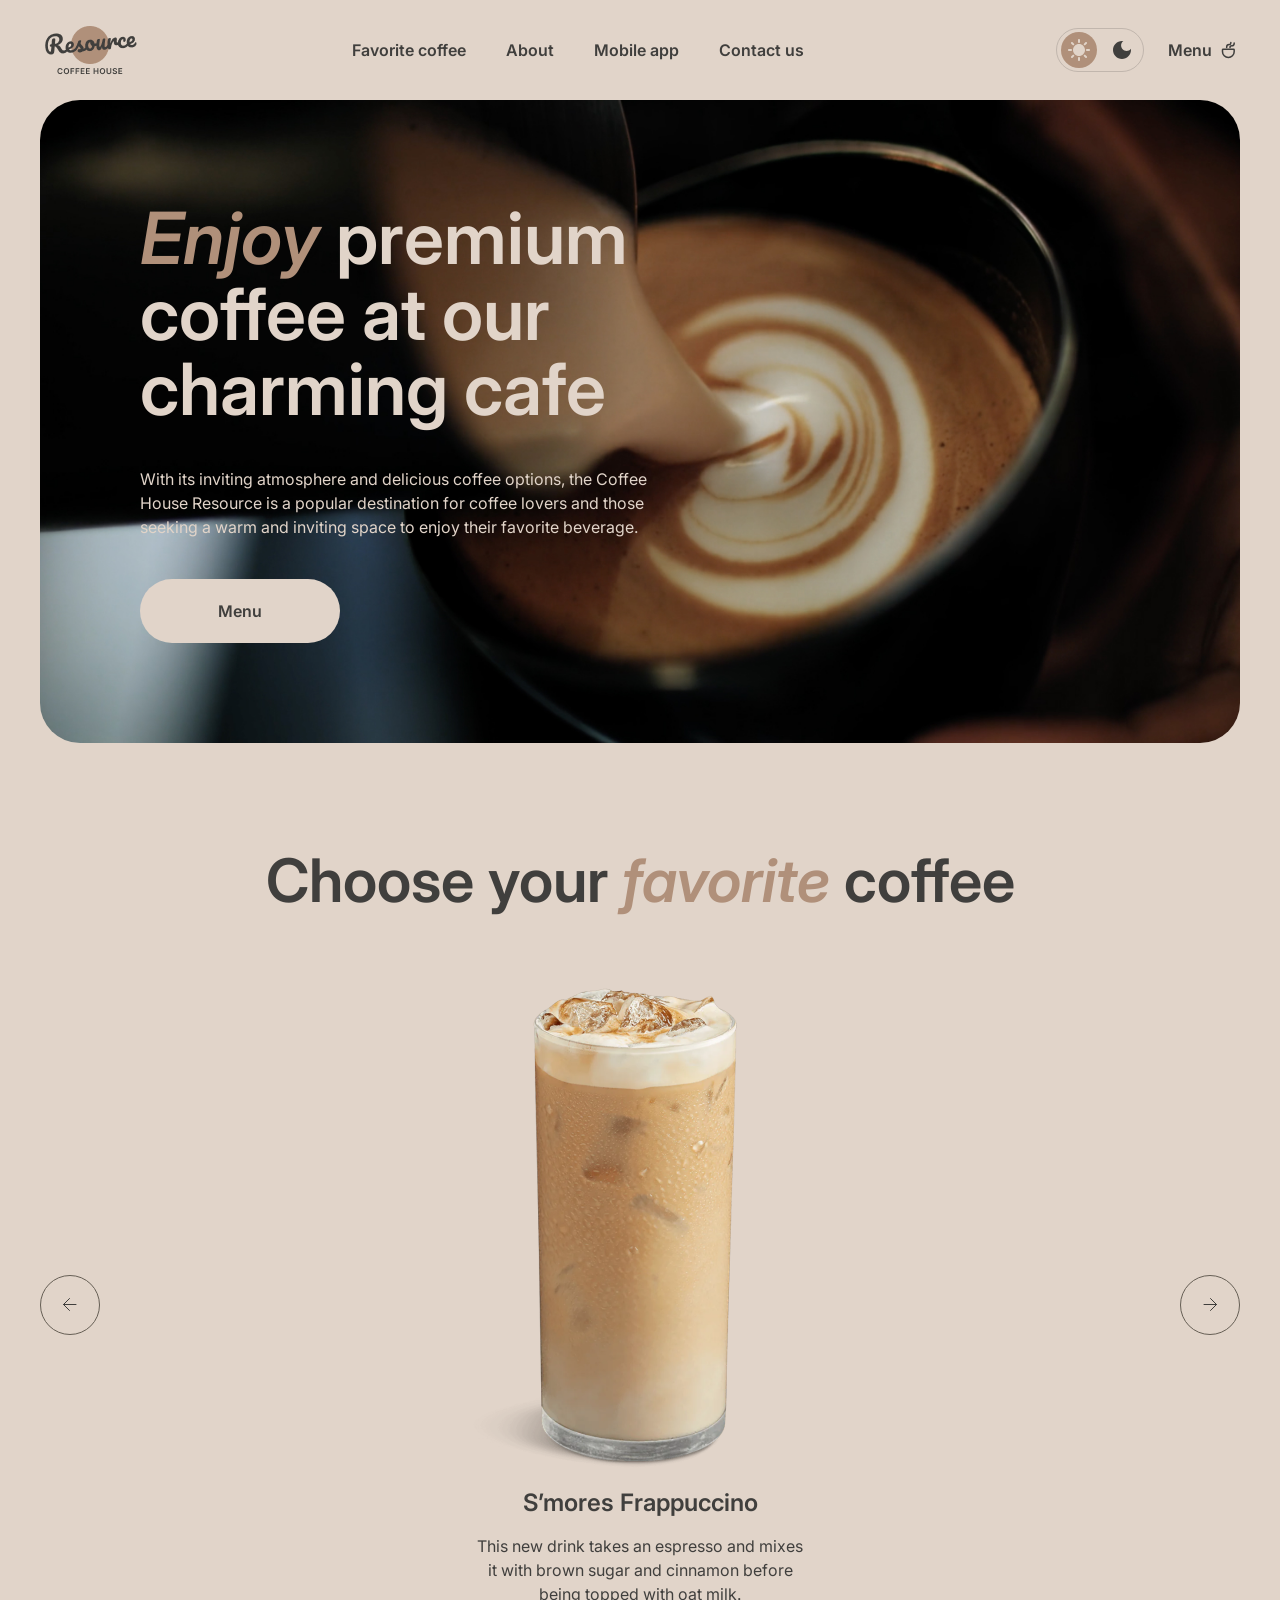
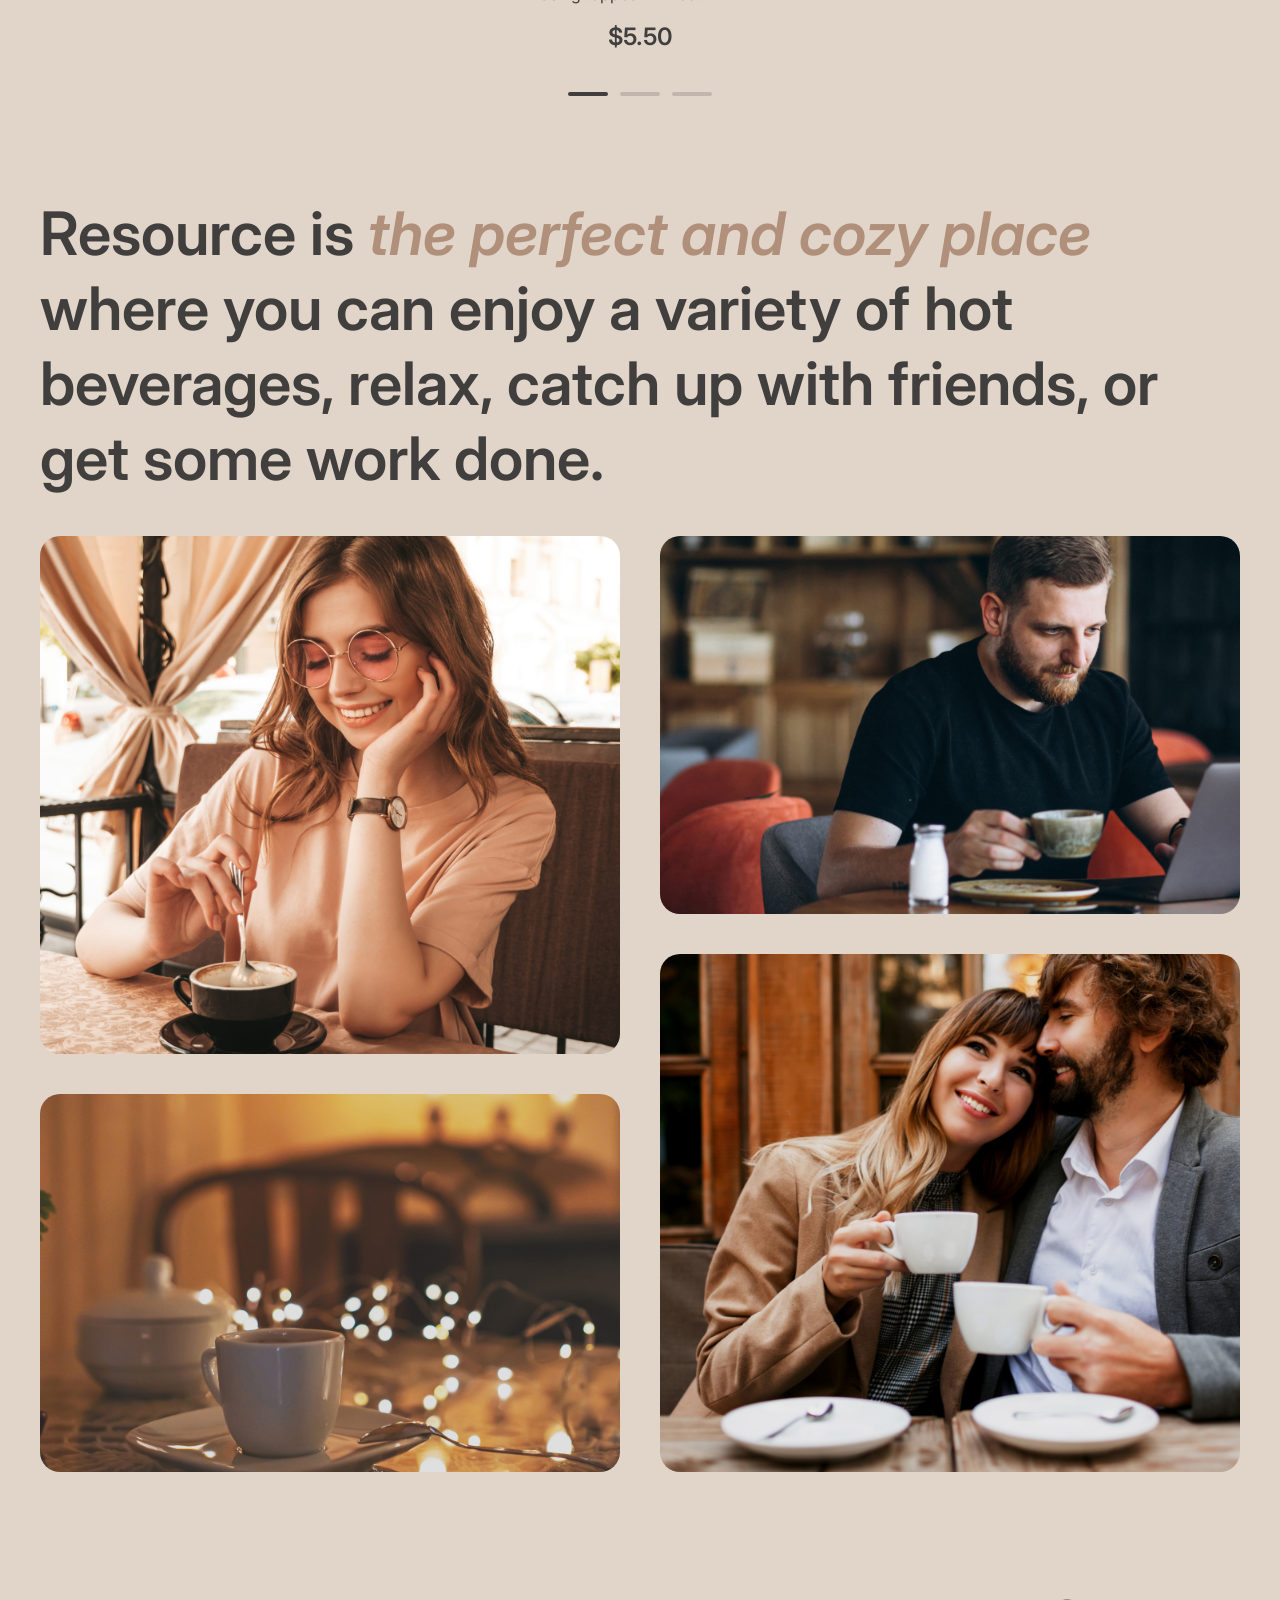
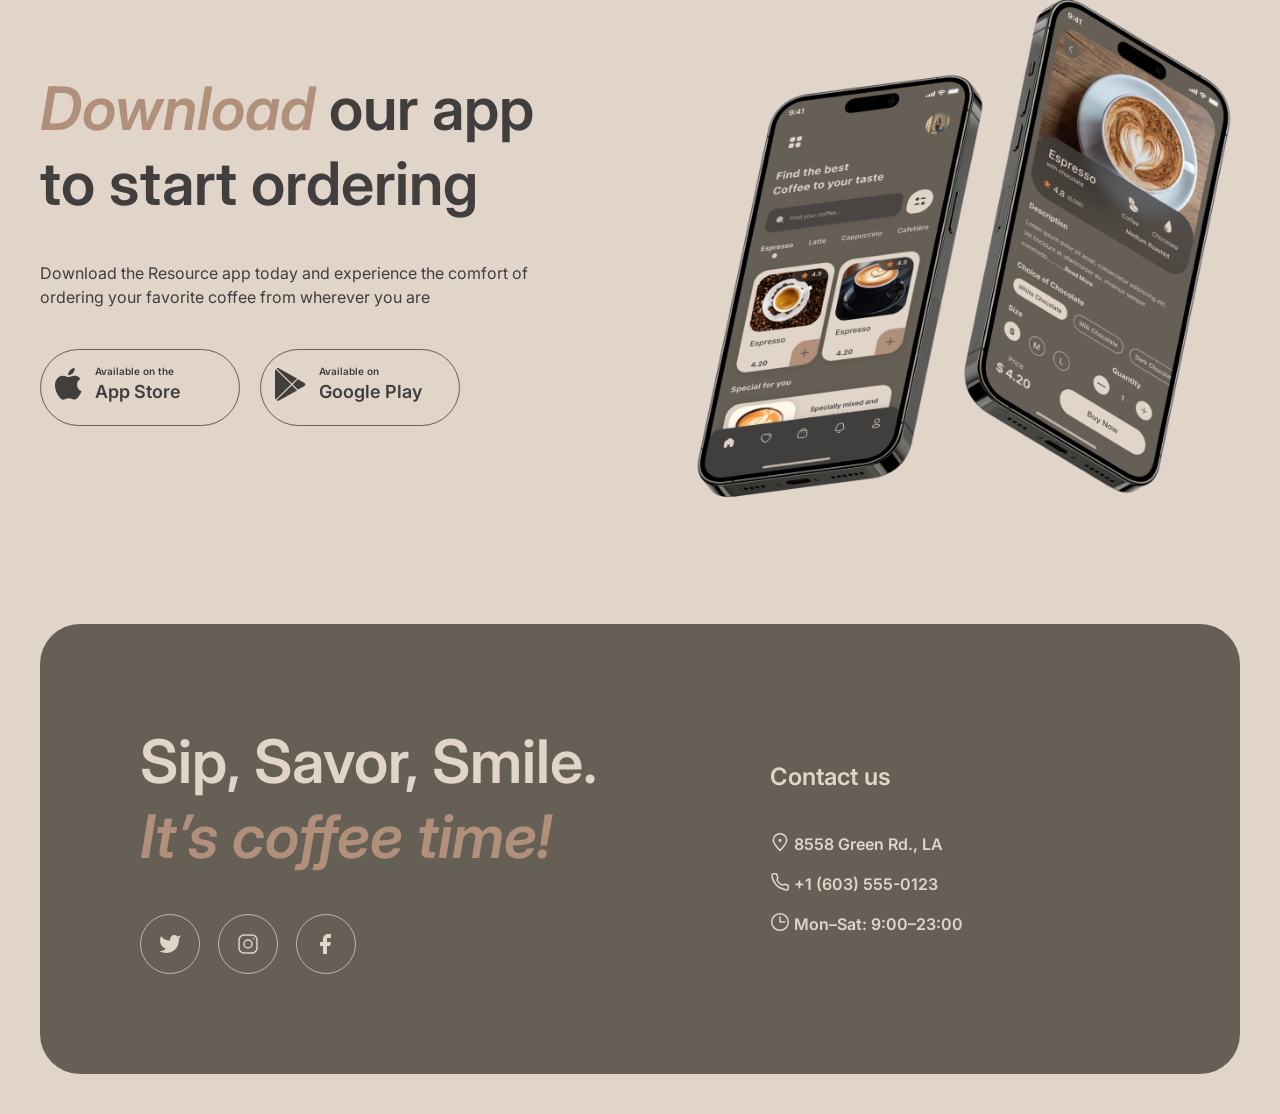
<file: index.html>
<!doctype html>
<html lang="en">
  <head>
    <meta charset="UTF-8" />
    <meta name="viewport" content="width=device-width, initial-scale=1.0" />
    <title>Coffee House</title>
    <link rel="shortcut icon" href="./img/favicon.ico" type="image/x-icon" />
    <link rel="stylesheet" href="css/reset.css" />
    <link rel="stylesheet" href="css/style.css" />
  </head>
  <body>
    <div class="wrapper">
      <header class="header">
        <div class="header__container">
          <a href="index.html" class="header__logo">
            <img class="header__logo-img" src="./img/logo.png" alt="logo" />
            <img class="header__logo-img-dark" src="./img/logo-dark.png" alt="logo dark" />
          </a>
          <nav class="header__menu menu-header">
            <ul class="menu-header__list">
              <li class="menu-header__item">
                <a href="#favorite" class="menu-header__link">Favorite coffee</a>
              </li>
              <li class="menu-header__item">
                <a href="#about" class="menu-header__link">About</a>
              </li>
              <li class="menu-header__item">
                <a href="#mobile" class="menu-header__link">Mobile app</a>
              </li>
              <li class="menu-header__item">
                <a href="#footer" class="menu-header__link">Contact us</a>
              </li>
              <li class="menu-header__item">
                <a href="catalog.html" class="actions-header__menu"
                  >Menu
                  <svg width="20" height="20" viewBox="0 0 20 20" fill="none" xmlns="http://www.w3.org/2000/svg">
                    <path
                      d="M14.167 9.76667V11.6667C14.167 14.8883 11.5553 17.5 8.33366 17.5C5.112 17.5 2.50033 14.8883 2.50033 11.6667V9.76667C2.50033 9.4353 2.76896 9.16667 3.10033 9.16667H13.567C13.8984 9.16667 14.167 9.4353 14.167 9.76667Z"
                      stroke="#403F3D"
                      stroke-width="1.5"
                      stroke-linecap="round"
                      stroke-linejoin="round"
                    />
                    <path
                      d="M10.0003 7.50008C10.0003 6.66675 10.5956 5.83341 11.786 5.83341C13.101 5.83341 14.167 4.76743 14.167 3.45246V2.91675"
                      stroke="#403F3D"
                      stroke-width="1.5"
                      stroke-linecap="round"
                      stroke-linejoin="round"
                    />
                    <path
                      d="M6.66634 7.5V7.08333C6.66634 5.70262 7.78563 4.58333 9.16634 4.58333C10.0868 4.58333 10.833 3.83714 10.833 2.91667V2.5"
                      stroke="#403F3D"
                      stroke-width="1.5"
                      stroke-linecap="round"
                      stroke-linejoin="round"
                    />
                    <path
                      d="M13.333 9.16675H15.4163C16.5669 9.16675 17.4997 10.0995 17.4997 11.2501C17.4997 12.4007 16.5669 13.3334 15.4163 13.3334H14.1663"
                      stroke="#403F3D"
                      stroke-width="1.5"
                      stroke-linecap="round"
                      stroke-linejoin="round"
                    />
                  </svg>
                </a>
              </li>
            </ul>
          </nav>
          <div class="header__actions actions-header">
            <button class="actions-header__theme">
              <span class="actions-header__icon">
                <svg width="22" height="22" viewBox="0 0 22 22" fill="none" xmlns="http://www.w3.org/2000/svg">
                  <path
                    d="M10 3V1C10 0.45 10.45 0 11 0C11.55 0 12 0.45 12 1V3C12 3.55 11.55 4 11 4C10.45 4 10 3.55 10 3ZM17.36 6.05L18.77 4.63C19.16 4.24 19.16 3.61 18.77 3.22C18.38 2.83 17.75 2.83 17.36 3.22L15.95 4.64C15.56 5.03 15.56 5.66 15.95 6.05C16.34 6.44 16.97 6.44 17.36 6.05ZM21 10H19C18.45 10 18 10.45 18 11C18 11.55 18.45 12 19 12H21C21.55 12 22 11.55 22 11C22 10.45 21.55 10 21 10ZM11 18C10.45 18 10 18.45 10 19V21C10 21.55 10.45 22 11 22C11.55 22 12 21.55 12 21V19C12 18.45 11.55 18 11 18ZM4.64 6.05L3.22 4.64C2.83 4.25 2.83 3.61 3.22 3.23C3.61 2.85 4.25 2.84 4.63 3.23L6.04 4.64C6.43 5.03 6.43 5.67 6.04 6.05C5.65 6.43 5.02 6.44 4.64 6.05ZM15.95 15.95C15.56 16.34 15.56 16.98 15.95 17.36L17.36 18.77C17.75 19.16 18.39 19.16 18.77 18.77C19.16 18.38 19.16 17.74 18.77 17.36L17.36 15.95C16.98 15.56 16.34 15.56 15.95 15.95ZM1 12H3C3.55 12 4 11.55 4 11C4 10.45 3.55 10 3 10H1C0.45 10 0 10.45 0 11C0 11.55 0.45 12 1 12ZM4.64 18.78L6.05 17.37C6.44 16.98 6.44 16.34 6.05 15.96C5.66 15.58 5.02 15.57 4.64 15.96L3.23 17.37C2.84 17.76 2.84 18.4 3.23 18.78C3.61 19.17 4.25 19.17 4.64 18.78ZM11 5C7.69 5 5 7.69 5 11C5 14.31 7.69 17 11 17C14.31 17 17 14.31 17 11C17 7.69 14.31 5 11 5Z"
                    fill="currentColor"
                  />
                </svg>
              </span>
              <span class="actions-header__icon">
                <svg width="18" height="18" viewBox="0 0 18 18" fill="none" xmlns="http://www.w3.org/2000/svg">
                  <path
                    d="M9 0C4.03 0 0 4.03 0 9C0 13.97 4.03 18 9 18C13.97 18 18 13.97 18 9C18 8.54 17.96 8.08 17.9 7.64C16.92 9.01 15.32 9.9 13.5 9.9C10.52 9.9 8.1 7.48 8.1 4.5C8.1 2.69 8.99 1.08 10.36 0.0999999C9.92 0.0399999 9.46 0 9 0Z"
                    fill="currentColor"
                  />
                </svg>
              </span>
            </button>
            <a href="catalog.html" class="actions-header__menu"
              >Menu
              <svg width="20" height="20" viewBox="0 0 20 20" fill="none" xmlns="http://www.w3.org/2000/svg">
                <path
                  d="M14.167 9.76667V11.6667C14.167 14.8883 11.5553 17.5 8.33366 17.5C5.112 17.5 2.50033 14.8883 2.50033 11.6667V9.76667C2.50033 9.4353 2.76896 9.16667 3.10033 9.16667H13.567C13.8984 9.16667 14.167 9.4353 14.167 9.76667Z"
                  stroke="currentColor"
                  stroke-width="1.5"
                  stroke-linecap="round"
                  stroke-linejoin="round"
                />
                <path
                  d="M10.0003 7.50008C10.0003 6.66675 10.5956 5.83341 11.786 5.83341C13.101 5.83341 14.167 4.76743 14.167 3.45246V2.91675"
                  stroke="currentColor"
                  stroke-width="1.5"
                  stroke-linecap="round"
                  stroke-linejoin="round"
                />
                <path
                  d="M6.66634 7.5V7.08333C6.66634 5.70262 7.78563 4.58333 9.16634 4.58333C10.0868 4.58333 10.833 3.83714 10.833 2.91667V2.5"
                  stroke="currentColor"
                  stroke-width="1.5"
                  stroke-linecap="round"
                  stroke-linejoin="round"
                />
                <path
                  d="M13.333 9.16675H15.4163C16.5669 9.16675 17.4997 10.0995 17.4997 11.2501C17.4997 12.4007 16.5669 13.3334 15.4163 13.3334H14.1663"
                  stroke="#currentColor"
                  stroke-width="1.5"
                  stroke-linecap="round"
                  stroke-linejoin="round"
                />
              </svg>
            </a>
            <button type="button" class="icon-menu"></button>
          </div>
        </div>
      </header>
      <main class="main">
        <section class="hero">
          <div class="hero__container">
            <div class="hero__body">
              <div class="hero__content">
                <h1 class="hero__title heading-1"><span class="accent">Enjoy</span> premium coffee at our charming cafe</h1>
                <p class="hero__text">
                  With its inviting atmosphere and delicious coffee options, the Coffee House Resource is a popular destination for coffee
                  lovers and those seeking a warm and inviting space to enjoy their favorite beverage.
                </p>
                <a href="catalog.html" class="hero__link"
                  >Menu
                  <span class="hero__link-icon">
                    <svg width="20" height="20" viewBox="0 0 20 20" fill="none" xmlns="http://www.w3.org/2000/svg">
                      <path
                        d="M14.167 9.76667V11.6667C14.167 14.8883 11.5553 17.5 8.33366 17.5C5.112 17.5 2.50033 14.8883 2.50033 11.6667V9.76667C2.50033 9.4353 2.76896 9.16667 3.10033 9.16667H13.567C13.8984 9.16667 14.167 9.4353 14.167 9.76667Z"
                        stroke="currentColor"
                        stroke-width="1.5"
                        stroke-linecap="round"
                        stroke-linejoin="round"
                      />
                      <path
                        d="M10.0003 7.50008C10.0003 6.66675 10.5956 5.83341 11.786 5.83341C13.101 5.83341 14.167 4.76743 14.167 3.45246V2.91675"
                        stroke="currentColor"
                        stroke-width="1.5"
                        stroke-linecap="round"
                        stroke-linejoin="round"
                      />
                      <path
                        d="M6.66634 7.5V7.08333C6.66634 5.70262 7.78563 4.58333 9.16634 4.58333C10.0868 4.58333 10.833 3.83714 10.833 2.91667V2.5"
                        stroke="currentColor"
                        stroke-width="1.5"
                        stroke-linecap="round"
                        stroke-linejoin="round"
                      />
                      <path
                        d="M13.333 9.16675H15.4163C16.5669 9.16675 17.4997 10.0995 17.4997 11.2501C17.4997 12.4007 16.5669 13.3334 15.4163 13.3334H14.1663"
                        stroke="currentColor"
                        stroke-width="1.5"
                        stroke-linecap="round"
                        stroke-linejoin="round"
                      /></svg></span
                ></a>
              </div>
            </div>
          </div>
        </section>
        <section class="favorite" id="favorite">
          <div class="favorite__container">
            <h2 class="favorite__title heading-2">Choose your <span class="accent">favorite</span> coffee</h2>
            <div class="favorite__slider slider">
              <button type="button" class="slider__btn slider__btn-prev" aria-label="Previous slide">
                <svg width="14" height="13" viewBox="0 0 14 13" fill="none" xmlns="http://www.w3.org/2000/svg">
                  <path d="M13 6.5H0.5M6.5 12.5L0.5 6.5L6.5 0.5" stroke="currentColor" stroke-linecap="round" stroke-linejoin="round" />
                </svg>
              </button>
              <div class="slider__window">
                <div class="slider__track">
                  <article class="slider__item">
                    <div class="slider__image">
                      <img src="img/coffee-slider-1.png" alt="coffee-1" />
                    </div>
                    <div class="slider__content">
                      <h3 class="slider__title heading-3">S’mores Frappuccino</h3>
                      <div class="slider__text">
                        This new drink takes an espresso and mixes it with brown sugar and cinnamon before being topped with oat milk.
                      </div>
                      <div class="slider__price">$5.50</div>
                    </div>
                  </article>
                  <article class="slider__item">
                    <div class="slider__image">
                      <img src="img/coffee-slider-2.png" alt="coffee-2" />
                    </div>
                    <div class="slider__content">
                      <h3 class="slider__title heading-3">Caramel Macchiato</h3>
                      <div class="slider__text">
                        Fragrant and unique classic espresso with rich caramel-peanut syrup, with cream under whipped thick foam.
                      </div>
                      <div class="slider__price">$5.00</div>
                    </div>
                  </article>
                  <article class="slider__item">
                    <div class="slider__image">
                      <img src="img/coffee-slider-3.png" alt="coffee-3" />
                    </div>
                    <div class="slider__content">
                      <h3 class="slider__title heading-3">Ice coffee</h3>
                      <div class="slider__text">A popular summer drink that tones and invigorates. Prepared from coffee, milk and ice.</div>
                      <div class="slider__price">$4.50</div>
                    </div>
                  </article>
                </div>
              </div>
              <button type="button" class="slider__btn slider__btn-next" aria-label="Next slide">
                <svg width="14" height="13" viewBox="0 0 14 13" fill="none" xmlns="http://www.w3.org/2000/svg">
                  <path d="M13 6.5H0.5M6.5 12.5L0.5 6.5L6.5 0.5" stroke="currentColor" stroke-linecap="round" stroke-linejoin="round" />
                </svg>
              </button>
            </div>
            <div class="slider__pagination">
              <button type="button" class="slider__dot slider__dot--active" aria-label="Slide 1"></button>
              <button type="button" class="slider__dot" aria-label="Slide 2"></button>
              <button type="button" class="slider__dot" aria-label="Slide 3"></button>
            </div>
          </div>
        </section>
        <section class="about" id="about">
          <div class="about__container">
            <h2 class="about__title heading-2">
              Resource is <span class="accent">the perfect and cozy place</span> where you can enjoy a variety of hot beverages, relax,
              catch up with friends, or get some work done.
            </h2>
            <div class="about__images">
              <div class="about__images-left">
                <img class="about__image" src="./img/about-1.jpg" alt="about image" />
                <img class="about__image" src="./img/about-2.jpg" alt="about image" />
              </div>
              <div class="about__images-right">
                <img class="about__image" src="./img/about-3.jpg" alt="about image" />
                <img class="about__image" src="./img/about-4.jpg" alt="about image" />
              </div>
            </div>
          </div>
        </section>
        <section class="download" id="mobile">
          <div class="download__container">
            <div class="download__content">
              <h2 class="download__title heading-2"><span class="accent">Download</span> our app to start ordering</h2>
              <div class="download__text">
                <p>Download the Resource app today and experience the comfort of ordering your favorite coffee from wherever you are</p>
              </div>
              <div class="download__actions actions-download">
                <a href="https://www.apple.com/app-store/" target="_blank" class="actions-download__app-store">
                  <svg width="27" height="32" viewBox="0 0 27 32" fill="currentColor" xmlns="http://www.w3.org/2000/svg">
                    <path
                      d="M22.0578 16.8306C22.021 12.8323 25.4156 10.8871 25.5708 10.7966C23.6483 8.06361 20.6684 7.69021 19.6213 7.66043C17.1185 7.40364 14.6909 9.12057 13.4159 9.12057C12.1156 9.12057 10.1523 7.68524 8.03638 7.72742C5.31352 7.76836 2.76624 9.30541 1.36919 11.6922C-1.51399 16.5589 0.636305 23.7107 3.39861 27.6446C4.7804 29.5711 6.39503 31.7223 8.50843 31.6466C10.576 31.5635 11.3483 30.3614 13.8435 30.3614C16.3157 30.3614 17.0409 31.6466 19.1963 31.5982C21.4153 31.5635 22.8124 29.6629 24.1458 27.719C25.7426 25.5108 26.3839 23.3361 26.4093 23.2245C26.3572 23.2071 22.0998 21.6229 22.0578 16.8306Z"
                    />
                    <path
                      d="M17.9863 5.07263C19.0983 3.71671 19.8592 1.872 19.648 0C18.0384 0.0694711 16.0256 1.08549 14.8664 2.41164C13.8409 3.58025 12.9248 5.49566 13.1615 7.29695C14.9695 7.42845 16.8259 6.40747 17.9863 5.07263Z"
                    />
                  </svg>
                  <div class="actions-download__app-content">
                    <div class="actions-download__subtitle">Available on the</div>
                    <div class="actions-download__title">App Store</div>
                  </div>
                </a>
                <a href="https://play.google.com/store/" target="_blank" class="actions-download__google-play">
                  <svg width="31" height="33" viewBox="0 0 31 33" fill="currentColor" xmlns="http://www.w3.org/2000/svg">
                    <path
                      d="M0.572202 1.40292C0.209755 1.77285 0 2.34879 0 3.09466V29.6994C0 30.4452 0.209755 31.0212 0.572202 31.3911L0.661658 31.4723L15.9523 16.5699V16.2181L0.661658 1.31571L0.572202 1.40292Z"
                    />
                    <path
                      d="M22.894 21.5399L17.8027 16.57V16.2181L22.9001 11.2481L23.0143 11.3128L29.0509 14.6617C30.7737 15.6121 30.7737 17.176 29.0509 18.1324L23.0143 21.4753L22.894 21.5399V21.5399Z"
                    />
                    <path
                      d="M22.0897 22.4007L16.8781 17.3195L1.49805 32.3166C2.07025 32.903 3.00336 32.9737 4.06448 32.3872L22.0897 22.4007"
                    />
                    <path
                      d="M22.0897 10.3875L4.06448 0.400992C3.00336 -0.179462 2.07025 -0.108787 1.49805 0.477683L16.8781 15.4688L22.0897 10.3875Z"
                    />
                  </svg>
                  <div class="actions-download__app-content">
                    <div class="actions-download__subtitle">Available on</div>
                    <div class="actions-download__title">Google Play</div>
                  </div>
                </a>
              </div>
            </div>
            <div class="download__image">
              <img src="./img/mobile-screens.png" alt="mobile screen" />
            </div>
          </div>
        </section>
      </main>
      <footer class="footer" id="footer">
        <div class="footer__container">
          <div class="footer__content">
            <h2 class="footer__title heading-2">Sip, Savor, Smile. <span class="accent">It’s coffee time!</span></h2>
            <div class="footer__social social-footer">
              <a href="#" class="social-footer__link"
                ><svg width="24" height="24" viewBox="0 0 24 24" fill="currentColor" xmlns="http://www.w3.org/2000/svg">
                  <path
                    d="M23 3.01006C23 3.01006 20.9821 4.20217 19.86 4.54006C19.2577 3.84757 18.4573 3.35675 17.567 3.13398C16.6767 2.91122 15.7395 2.96725 14.8821 3.29451C14.0247 3.62177 13.2884 4.20446 12.773 4.96377C12.2575 5.72309 11.9877 6.62239 12 7.54006V8.54006C10.2426 8.58562 8.50127 8.19587 6.93101 7.4055C5.36074 6.61513 4.01032 5.44869 3 4.01006C3 4.01006 -1 13.0101 8 17.0101C5.94053 18.408 3.48716 19.109 1 19.0101C10 24.0101 21 19.0101 21 7.51006C20.9991 7.23151 20.9723 6.95365 20.92 6.68006C21.9406 5.67355 23 3.01006 23 3.01006Z"
                    stroke-linecap="round"
                    stroke-linejoin="round"
                  />
                </svg>
              </a>
              <a href="#" class="social-footer__link"
                ><svg
                  width="24"
                  height="24"
                  viewBox="0 0 24 24"
                  fill="none"
                  stroke="currentColor"
                  stroke-width="1.5"
                  xmlns="http://www.w3.org/2000/svg"
                >
                  <path
                    d="M12 16C14.2091 16 16 14.2091 16 12C16 9.79086 14.2091 8 12 8C9.79086 8 8 9.79086 8 12C8 14.2091 9.79086 16 12 16Z"
                    stroke-linecap="round"
                    stroke-linejoin="round"
                  />
                  <path
                    d="M3 16V8C3 5.23858 5.23858 3 8 3H16C18.7614 3 21 5.23858 21 8V16C21 18.7614 18.7614 21 16 21H8C5.23858 21 3 18.7614 3 16Z"
                  />
                  <path d="M17.5 6.51L17.51 6.49889" stroke-linecap="round" stroke-linejoin="round" /></svg
              ></a>
              <a href="#" class="social-footer__link">
                <svg width="24" height="24" viewBox="0 0 24 24" fill="currentColor" xmlns="http://www.w3.org/2000/svg">
                  <path
                    d="M17 2H14C12.6739 2 11.4021 2.52678 10.4645 3.46447C9.52678 4.40215 9 5.67392 9 7V10H6V14H9V22H13V14H16L17 10H13V7C13 6.73478 13.1054 6.48043 13.2929 6.29289C13.4804 6.10536 13.7348 6 14 6H17V2Z"
                    stroke-linecap="round"
                    stroke-linejoin="round"
                  />
                </svg>
              </a>
            </div>
          </div>
          <div class="footer__contacts contacts-footer">
            <h3 class="contacts-footer__title">Contact us</h3>
            <a href="#" class="contacts-footer__link contacts-footer__address">8558 Green Rd., LA</a>
            <a href="tel:16035550123" class="contacts-footer__link contacts-footer__phone">+1 (603) 555-0123</a>
            <a href="#" class="contacts-footer__link contacts-footer__worktime">Mon–Sat: 9:00–23:00</a>
          </div>
        </div>
      </footer>
    </div>
    <script src="./js/script.js"></script>
  </body>
</html>
</file>
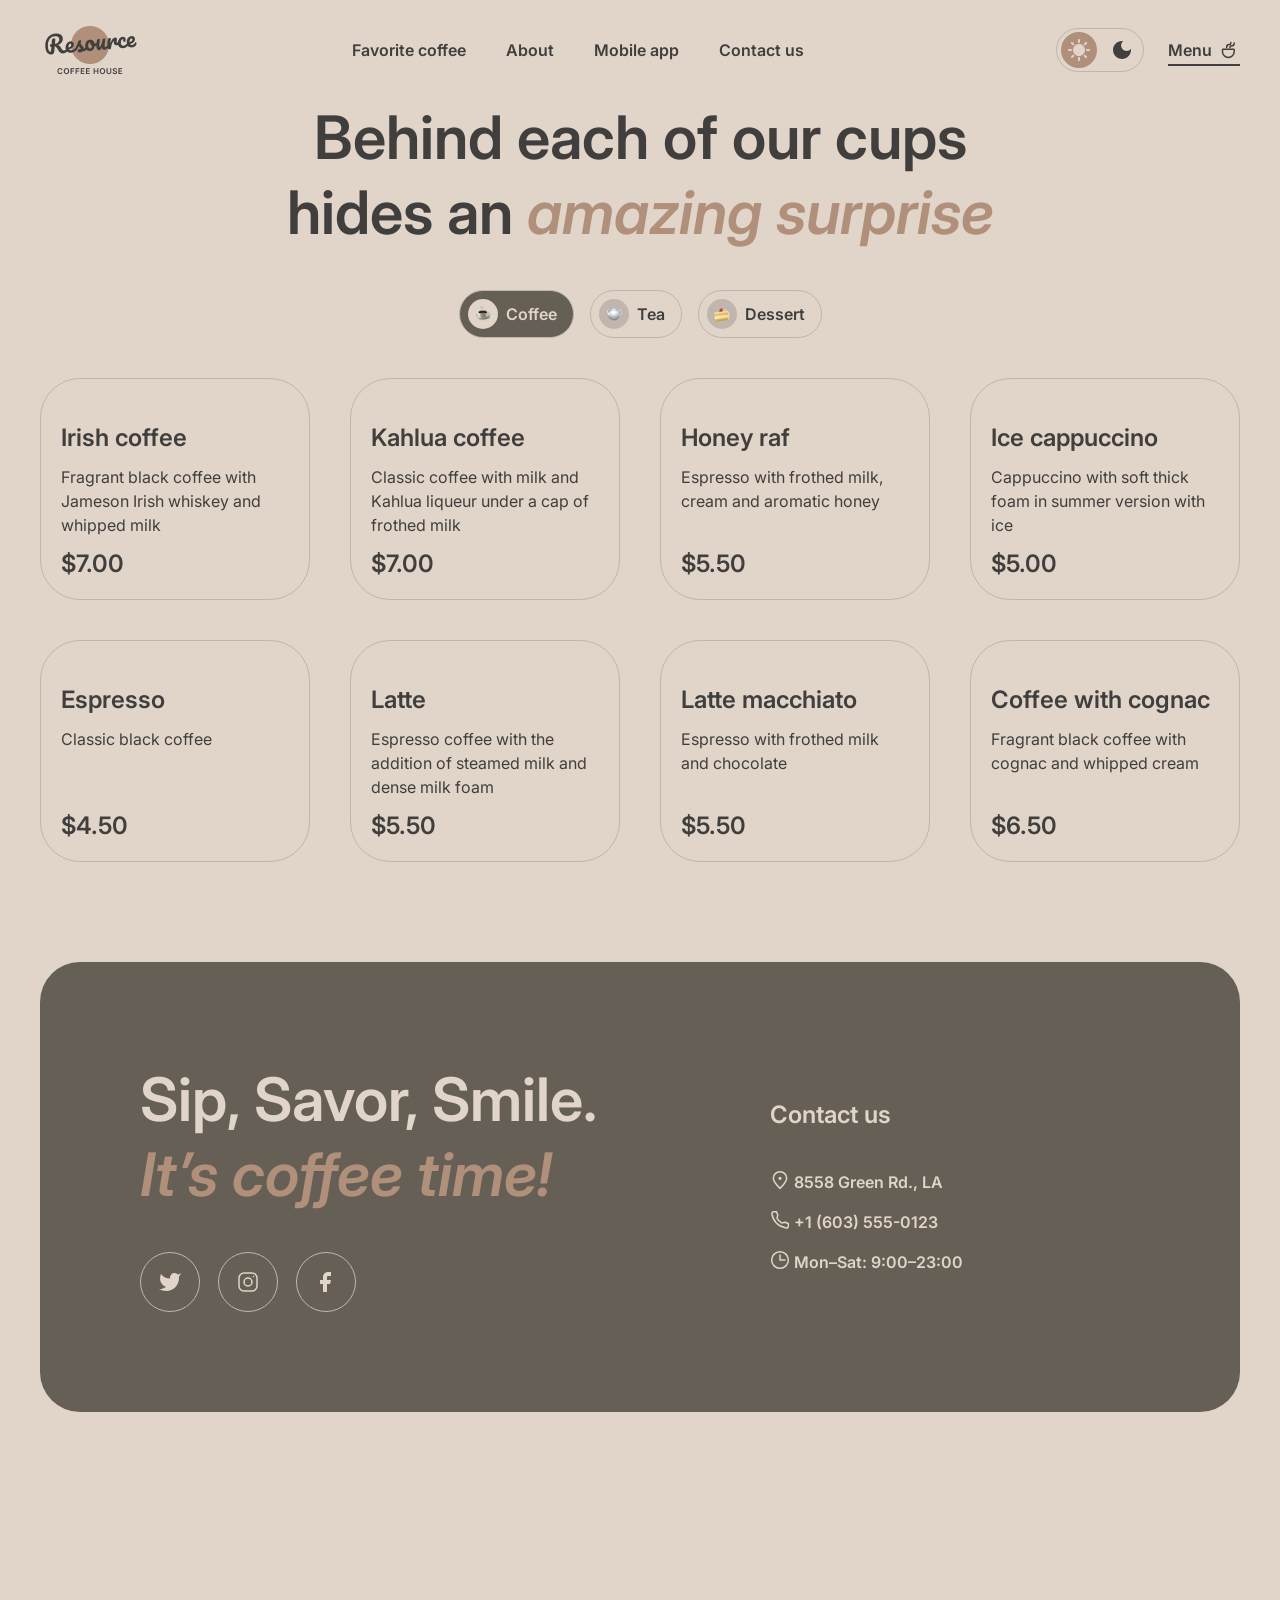
<file: catalog.html>
<!doctype html>
<html lang="en">
  <head>
    <meta charset="UTF-8" />
    <meta name="viewport" content="width=device-width, initial-scale=1.0" />
    <title>Coffee House</title>
    <link rel="shortcut icon" href="./img/favicon.ico" type="image/x-icon" />
    <link rel="stylesheet" href="css/reset.css" />
    <link rel="stylesheet" href="css/style.css" />
  </head>
  <body>
    <div class="wrapper">
      <header class="header">
        <div class="header__container">
          <a href="index.html" class="header__logo">
            <img class="header__logo-img" src="./img/logo.png" alt="logo" />
            <img class="header__logo-img-dark" src="./img/logo-dark.png" alt="logo dark" />
          </a>
          <nav class="header__menu menu-header">
            <ul class="menu-header__list">
              <li class="menu-header__item">
                <a href="index.html#favorite" class="menu-header__link">Favorite coffee</a>
              </li>
              <li class="menu-header__item">
                <a href="index.html#about" class="menu-header__link">About</a>
              </li>
              <li class="menu-header__item">
                <a href="index.html#mobile" class="menu-header__link">Mobile app</a>
              </li>
              <li class="menu-header__item">
                <a href="#footer" class="menu-header__link">Contact us</a>
              </li>
              <li class="menu-header__item">
                <a href="catalog.html" class="actions-header__menu active"
                  >Menu
                  <svg width="20" height="20" viewBox="0 0 20 20" fill="none" xmlns="http://www.w3.org/2000/svg">
                    <path
                      d="M14.167 9.76667V11.6667C14.167 14.8883 11.5553 17.5 8.33366 17.5C5.112 17.5 2.50033 14.8883 2.50033 11.6667V9.76667C2.50033 9.4353 2.76896 9.16667 3.10033 9.16667H13.567C13.8984 9.16667 14.167 9.4353 14.167 9.76667Z"
                      stroke="#403F3D"
                      stroke-width="1.5"
                      stroke-linecap="round"
                      stroke-linejoin="round"
                    />
                    <path
                      d="M10.0003 7.50008C10.0003 6.66675 10.5956 5.83341 11.786 5.83341C13.101 5.83341 14.167 4.76743 14.167 3.45246V2.91675"
                      stroke="#403F3D"
                      stroke-width="1.5"
                      stroke-linecap="round"
                      stroke-linejoin="round"
                    />
                    <path
                      d="M6.66634 7.5V7.08333C6.66634 5.70262 7.78563 4.58333 9.16634 4.58333C10.0868 4.58333 10.833 3.83714 10.833 2.91667V2.5"
                      stroke="#403F3D"
                      stroke-width="1.5"
                      stroke-linecap="round"
                      stroke-linejoin="round"
                    />
                    <path
                      d="M13.333 9.16675H15.4163C16.5669 9.16675 17.4997 10.0995 17.4997 11.2501C17.4997 12.4007 16.5669 13.3334 15.4163 13.3334H14.1663"
                      stroke="#403F3D"
                      stroke-width="1.5"
                      stroke-linecap="round"
                      stroke-linejoin="round"
                    />
                  </svg>
                </a>
              </li>
            </ul>
          </nav>
          <div class="header__actions actions-header">
            <button class="actions-header__theme">
              <span class="actions-header__icon">
                <svg width="22" height="22" viewBox="0 0 22 22" fill="none" xmlns="http://www.w3.org/2000/svg">
                  <path
                    d="M10 3V1C10 0.45 10.45 0 11 0C11.55 0 12 0.45 12 1V3C12 3.55 11.55 4 11 4C10.45 4 10 3.55 10 3ZM17.36 6.05L18.77 4.63C19.16 4.24 19.16 3.61 18.77 3.22C18.38 2.83 17.75 2.83 17.36 3.22L15.95 4.64C15.56 5.03 15.56 5.66 15.95 6.05C16.34 6.44 16.97 6.44 17.36 6.05ZM21 10H19C18.45 10 18 10.45 18 11C18 11.55 18.45 12 19 12H21C21.55 12 22 11.55 22 11C22 10.45 21.55 10 21 10ZM11 18C10.45 18 10 18.45 10 19V21C10 21.55 10.45 22 11 22C11.55 22 12 21.55 12 21V19C12 18.45 11.55 18 11 18ZM4.64 6.05L3.22 4.64C2.83 4.25 2.83 3.61 3.22 3.23C3.61 2.85 4.25 2.84 4.63 3.23L6.04 4.64C6.43 5.03 6.43 5.67 6.04 6.05C5.65 6.43 5.02 6.44 4.64 6.05ZM15.95 15.95C15.56 16.34 15.56 16.98 15.95 17.36L17.36 18.77C17.75 19.16 18.39 19.16 18.77 18.77C19.16 18.38 19.16 17.74 18.77 17.36L17.36 15.95C16.98 15.56 16.34 15.56 15.95 15.95ZM1 12H3C3.55 12 4 11.55 4 11C4 10.45 3.55 10 3 10H1C0.45 10 0 10.45 0 11C0 11.55 0.45 12 1 12ZM4.64 18.78L6.05 17.37C6.44 16.98 6.44 16.34 6.05 15.96C5.66 15.58 5.02 15.57 4.64 15.96L3.23 17.37C2.84 17.76 2.84 18.4 3.23 18.78C3.61 19.17 4.25 19.17 4.64 18.78ZM11 5C7.69 5 5 7.69 5 11C5 14.31 7.69 17 11 17C14.31 17 17 14.31 17 11C17 7.69 14.31 5 11 5Z"
                    fill="currentColor"
                  />
                </svg>
              </span>
              <span class="actions-header__icon">
                <svg width="18" height="18" viewBox="0 0 18 18" fill="none" xmlns="http://www.w3.org/2000/svg">
                  <path
                    d="M9 0C4.03 0 0 4.03 0 9C0 13.97 4.03 18 9 18C13.97 18 18 13.97 18 9C18 8.54 17.96 8.08 17.9 7.64C16.92 9.01 15.32 9.9 13.5 9.9C10.52 9.9 8.1 7.48 8.1 4.5C8.1 2.69 8.99 1.08 10.36 0.0999999C9.92 0.0399999 9.46 0 9 0Z"
                    fill="currentColor"
                  />
                </svg>
              </span>
            </button>
            <a href="#" class="actions-header__menu active"
              >Menu
              <svg width="20" height="20" viewBox="0 0 20 20" fill="none" xmlns="http://www.w3.org/2000/svg">
                <path
                  d="M14.167 9.76667V11.6667C14.167 14.8883 11.5553 17.5 8.33366 17.5C5.112 17.5 2.50033 14.8883 2.50033 11.6667V9.76667C2.50033 9.4353 2.76896 9.16667 3.10033 9.16667H13.567C13.8984 9.16667 14.167 9.4353 14.167 9.76667Z"
                  stroke="currentColor"
                  stroke-width="1.5"
                  stroke-linecap="round"
                  stroke-linejoin="round"
                />
                <path
                  d="M10.0003 7.50008C10.0003 6.66675 10.5956 5.83341 11.786 5.83341C13.101 5.83341 14.167 4.76743 14.167 3.45246V2.91675"
                  stroke="currentColor"
                  stroke-width="1.5"
                  stroke-linecap="round"
                  stroke-linejoin="round"
                />
                <path
                  d="M6.66634 7.5V7.08333C6.66634 5.70262 7.78563 4.58333 9.16634 4.58333C10.0868 4.58333 10.833 3.83714 10.833 2.91667V2.5"
                  stroke="currentColor"
                  stroke-width="1.5"
                  stroke-linecap="round"
                  stroke-linejoin="round"
                />
                <path
                  d="M13.333 9.16675H15.4163C16.5669 9.16675 17.4997 10.0995 17.4997 11.2501C17.4997 12.4007 16.5669 13.3334 15.4163 13.3334H14.1663"
                  stroke="#currentColor"
                  stroke-width="1.5"
                  stroke-linecap="round"
                  stroke-linejoin="round"
                />
              </svg>
            </a>
            <button type="button" class="icon-menu"></button>
          </div>
        </div>
      </header>
      <main class="main">
        <section class="catalog">
          <div class="catalog__container">
            <h1 class="catalog__title">Behind each of our cups hides an <span class="accent">amazing surprise</span></h1>
            <ul class="catalog__tabs">
              <li class="catalog__tab tab-catalog">
                <button class="tab-catalog__btn tab-catalog__btn--active" data-category="coffee">
                  <span class="tab-catalog__icon">
                    <img src="./img/tab-icon-1.png" alt="coffee" />
                  </span>
                  <span class="tab-catalog__name">Coffee</span>
                </button>
              </li>
              <li class="catalog__tab tab-catalog">
                <button class="tab-catalog__btn" data-category="tea">
                  <span class="tab-catalog__icon">
                    <img src="./img/tab-icon-2.png" alt="coffee" />
                  </span>
                  <span class="tab-catalog__name">Tea</span>
                </button>
              </li>
              <li class="catalog__tab tab-catalog">
                <button class="tab-catalog__btn" data-category="dessert">
                  <span class="tab-catalog__icon">
                    <img src="./img/tab-icon-3.png" alt="coffee" />
                  </span>
                  <span class="tab-catalog__name">Dessert</span>
                </button>
              </li>
            </ul>
            <div class="catalog__grid">
              <h2 class="catalog__grid-title">Catalog</h2>
            </div>
            <div class="catalog__load-more">
              <button class="catalog__load-more-btn">
                <svg width="24" height="24" viewBox="0 0 24 24" fill="none" xmlns="http://www.w3.org/2000/svg">
                  <path
                    d="M21.8883 13.5C21.1645 18.3113 17.013 22 12 22C6.47715 22 2 17.5228 2 12C2 6.47715 6.47715 2 12 2C16.1006 2 19.6248 4.46819 21.1679 8"
                    stroke="currentColor"
                    stroke-linecap="round"
                    stroke-linejoin="round"
                  />
                  <path d="M17 8H21.4C21.7314 8 22 7.73137 22 7.4V3" stroke="currentColor" stroke-linecap="round" stroke-linejoin="round" />
                </svg>
              </button>
            </div>
          </div>
        </section>
      </main>
      <footer class="footer" id="footer">
        <div class="footer__container">
          <div class="footer__content">
            <h2 class="footer__title heading-2">Sip, Savor, Smile. <span class="accent">It’s coffee time!</span></h2>
            <div class="footer__social social-footer">
              <a href="#" class="social-footer__link"
                ><svg width="24" height="24" viewBox="0 0 24 24" fill="currentColor" xmlns="http://www.w3.org/2000/svg">
                  <path
                    d="M23 3.01006C23 3.01006 20.9821 4.20217 19.86 4.54006C19.2577 3.84757 18.4573 3.35675 17.567 3.13398C16.6767 2.91122 15.7395 2.96725 14.8821 3.29451C14.0247 3.62177 13.2884 4.20446 12.773 4.96377C12.2575 5.72309 11.9877 6.62239 12 7.54006V8.54006C10.2426 8.58562 8.50127 8.19587 6.93101 7.4055C5.36074 6.61513 4.01032 5.44869 3 4.01006C3 4.01006 -1 13.0101 8 17.0101C5.94053 18.408 3.48716 19.109 1 19.0101C10 24.0101 21 19.0101 21 7.51006C20.9991 7.23151 20.9723 6.95365 20.92 6.68006C21.9406 5.67355 23 3.01006 23 3.01006Z"
                    stroke-linecap="round"
                    stroke-linejoin="round"
                  />
                </svg>
              </a>
              <a href="#" class="social-footer__link"
                ><svg
                  width="24"
                  height="24"
                  viewBox="0 0 24 24"
                  fill="none"
                  stroke="currentColor"
                  stroke-width="1.5"
                  xmlns="http://www.w3.org/2000/svg"
                >
                  <path
                    d="M12 16C14.2091 16 16 14.2091 16 12C16 9.79086 14.2091 8 12 8C9.79086 8 8 9.79086 8 12C8 14.2091 9.79086 16 12 16Z"
                    stroke-linecap="round"
                    stroke-linejoin="round"
                  />
                  <path
                    d="M3 16V8C3 5.23858 5.23858 3 8 3H16C18.7614 3 21 5.23858 21 8V16C21 18.7614 18.7614 21 16 21H8C5.23858 21 3 18.7614 3 16Z"
                  />
                  <path d="M17.5 6.51L17.51 6.49889" stroke-linecap="round" stroke-linejoin="round" /></svg
              ></a>
              <a href="#" class="social-footer__link">
                <svg width="24" height="24" viewBox="0 0 24 24" fill="currentColor" xmlns="http://www.w3.org/2000/svg">
                  <path
                    d="M17 2H14C12.6739 2 11.4021 2.52678 10.4645 3.46447C9.52678 4.40215 9 5.67392 9 7V10H6V14H9V22H13V14H16L17 10H13V7C13 6.73478 13.1054 6.48043 13.2929 6.29289C13.4804 6.10536 13.7348 6 14 6H17V2Z"
                    stroke-linecap="round"
                    stroke-linejoin="round"
                  />
                </svg>
              </a>
            </div>
          </div>
          <div class="footer__contacts contacts-footer">
            <h3 class="contacts-footer__title">Contact us</h3>
            <a href="#" class="contacts-footer__link contacts-footer__address">8558 Green Rd., LA</a>
            <a href="tel:16035550123" class="contacts-footer__link contacts-footer__phone">+1 (603) 555-0123</a>
            <a href="#" class="contacts-footer__link contacts-footer__worktime">Mon–Sat: 9:00–23:00</a>
          </div>
        </div>
      </footer>
    </div>
    <div class="modal">
      <div class="modal__content">
        <div class="modal__image">
          <img src="./img/catalog/coffee-1.jpg" alt="product card" />
        </div>
        <div class="modal__body">
          <div class="modal__header">
            <h3 class="modal__title heading-3">Product Title</h3>
            <div class="modal__description"></div>
          </div>
          <div class="modal__actions actions-modal">
            <span class="actions-modal__label">Size</span>
            <div class="actions-modal__buttons">
              <button class="actions-modal__btn actions-modal__btn--size">
                <span class="actions-modal__size">S</span><span class="actions-modal__size-text"></span>
              </button>
              <button class="actions-modal__btn actions-modal__btn--size">
                <span class="actions-modal__size">M</span><span class="actions-modal__size-text"></span>
              </button>
              <button class="actions-modal__btn actions-modal__btn--size">
                <span class="actions-modal__size">L</span><span class="actions-modal__size-text"></span>
              </button>
            </div>
          </div>
          <div class="modal__actions actions-modal">
            <span class="actions-modal__label">Additives</span>
            <div class="actions-modal__buttons">
              <button class="actions-modal__btn actions-modal__btn--additive">
                <span class="actions-modal__additive">1</span><span class="actions-modal__additive-text"></span>
              </button>
              <button class="actions-modal__btn actions-modal__btn--additive">
                <span class="actions-modal__additive">2</span><span class="actions-modal__additive-text"></span>
              </button>
              <button class="actions-modal__btn actions-modal__btn--additive">
                <span class="actions-modal__additive">3</span><span class="actions-modal__additive-text"></span>
              </button>
            </div>
          </div>
          <div class="modal__price">Total: <span>$</span></div>
          <div class="modal__info">
            The cost is not final. Download our mobile app to see the final price and place your order. Earn loyalty points and enjoy your
            favorite coffee with up to 20% discount.
          </div>
          <button class="modal__btn">Close</button>
        </div>
      </div>
    </div>
    <script src="./js/script.js"></script>
  </body>
</html>
</file>
<file: css/style.css>
.catalog {
  margin-bottom: 6.25rem;
}
@media (width <= 480px) {
  .catalog {
    padding-left: 1.1875rem;
    padding-right: 1.1875rem;
  }
}
.catalog__title {
  font-size: 3.75rem;
  line-height: 1.25;
  font-weight: 600;
  color: var(--text-primary);
  text-align: center;
  max-width: 50rem;
  margin: 0 auto;
}
.catalog__title:not(:last-child) {
  margin-bottom: 2.5rem;
}
.catalog__title .accent {
  font-style: italic;
  color: var(--text-accent);
}
@media (width <= 480px) {
  .catalog__title {
    font-size: 2rem;
  }
}
.catalog__tabs {
  display: flex;
  align-items: center;
  justify-content: center;
  column-gap: 1rem;
}
.catalog__tabs:not(:last-child) {
  margin-bottom: 2.5rem;
}
@media (width <= 480px) {
  .catalog__tabs {
    column-gap: 0.5rem;
  }
}
.catalog__grid {
  display: grid;
  grid-template-columns: repeat(4, 1fr);
  gap: 2.5rem;
}
@media (width <= 992px) {
  .catalog__grid {
    grid-template-columns: repeat(3, 1fr);
  }
}
@media (width <= 768px) {
  .catalog__grid {
    grid-template-columns: repeat(2, 1fr);
  }
}
@media (width <= 480px) {
  .catalog__grid {
    grid-template-columns: auto;
  }
}
.catalog__grid-title {
  position: absolute;
  width: 1px;
  height: 1px;
  margin: -1px;
  border: 0;
  padding: 0;
  white-space: nowrap;
  clip-path: inset(100%);
  clip: rect(0 0 0 0);
  overflow: hidden;
}
.catalog__item.hidden {
  display: none;
}
.catalog__load-more {
  display: none;
  text-align: center;
  margin-top: 2.5rem;
}
@media (width <= 768px) {
  .catalog__load-more {
    display: block;
  }
}
.catalog__load-more-btn {
  margin-left: auto;
  margin-right: auto;
  width: 3.75rem;
  height: 3.75rem;
  display: flex;
  align-items: center;
  justify-content: center;
  border-radius: 50%;
  border: 0.0625rem solid var(--border-primary);
}
.catalog__load-more-btn svg {
  transition: transform 0.5s ease-in-out;
}
@media (any-hover: hover) {
  .catalog__load-more-btn:hover svg {
    transform: rotate(180deg);
  }
}

.tab-catalog__btn {
  display: flex;
  align-items: center;
  column-gap: 0.5rem;
  border-radius: 6.25rem;
  border: 0.0625rem solid var(--border-primary);
  padding: 0.5rem 1rem 0.5rem 0.5rem;
  transition: all 0.3s ease 0s;
}
@media (any-hover: hover) {
  .tab-catalog__btn:hover {
    background-color: var(--background-container);
    color: var(--text-inverse);
  }
  .tab-catalog__btn:hover .tab-catalog__icon {
    background-color: var(--background-page);
  }
}
.tab-catalog__btn--active {
  background-color: var(--background-container);
  color: var(--text-inverse);
}
.tab-catalog__btn--active .tab-catalog__icon {
  background-color: var(--background-page);
}
.tab-catalog__icon {
  width: 30px;
  height: 30px;
  background-color: var(--border-primary);
  display: flex;
  align-items: center;
  justify-content: center;
  border-radius: 50%;
}
.tab-catalog__name {
  font-weight: 600;
}

.item-catalog {
  border-radius: 40px;
  overflow: hidden;
  border: 0.0625rem solid var(--border-primary);
  display: flex;
  flex-direction: column;
}
.item-catalog__image {
  border-radius: 40px;
  overflow: hidden;
}
.item-catalog__image img {
  width: 100%;
  height: 100%;
  object-fit: cover;
  transition: transform 0.3s ease 0s;
  cursor: pointer;
}
@media (any-hover: hover) {
  .item-catalog__image:hover img {
    transform: scale(1.02);
  }
}
.item-catalog__body {
  padding: 1.25rem;
  display: flex;
  flex-direction: column;
  row-gap: 0.75rem;
  flex-grow: 1;
  cursor: pointer;
}
.item-catalog__title {
  font-size: 1.5rem;
  line-height: 1.25;
  font-weight: 600;
}
@media (any-hover: hover) {
  .item-catalog__title:hover {
    text-decoration: underline;
  }
}
.item-catalog__text {
  flex-grow: 1;
}
.item-catalog__price {
  font-size: 1.5rem;
  line-height: 1.25;
  font-weight: 600;
}

.modal {
  padding: 1.1875rem;
  position: fixed;
  z-index: 999;
  top: 0;
  left: 0;
  width: 100%;
  height: 100%;
  display: flex;
  justify-content: center;
  align-items: center;
  background-color: rgba(64, 63, 61, 0.8);
  opacity: 0;
  visibility: hidden;
}
.modal.is-open {
  opacity: 1;
  visibility: visible;
}
.modal__content {
  background-color: var(--background-page);
  max-width: 50rem;
  margin: 0 auto;
  border-radius: 2.5rem;
  padding: 1rem;
  display: flex;
  align-items: flex-start;
  gap: 1.25rem;
  row-gap: 20px;
}
.modal__image {
  flex: 1 0 19.375rem;
  border-radius: 2.5rem;
  overflow: hidden;
}
.modal__image img {
  max-width: 100%;
}
@media (width <= 680px) {
  .modal__image {
    flex: 1 0 200px;
  }
}
@media (width <= 600px) {
  .modal__image {
    display: none;
  }
}
.modal__body {
  display: flex;
  flex-direction: column;
  gap: 1.25rem;
}
.modal__title {
  margin-bottom: 0.75rem;
}
.modal__price {
  font-weight: 600;
  font-size: 1.5rem;
  line-height: 1.25;
  display: flex;
  justify-content: space-between;
  gap: 1.25rem;
}
.modal__info {
  font-size: 10px;
  line-height: 1.4;
  padding-left: 1.5rem;
  position: relative;
  font-weight: 600;
}
.modal__info::before {
  content: "";
  position: absolute;
  width: 16px;
  height: 16px;
  background-image: url("../img/catalog/info-empty.svg");
  top: 0;
  left: 0;
}
.modal__btn {
  width: 100%;
  font-weight: 600;
  border-radius: 6.25rem;
  border: 1px solid var(--border-inverse);
  padding: 0.625rem;
  transition: all 0.3s ease 0s;
}
@media (any-hover: hover) {
  .modal__btn:hover {
    background-color: var(--background-container);
    color: var(--text-inverse);
  }
}

.actions-modal__label {
  margin-bottom: 8px;
  display: block;
}
.actions-modal__buttons {
  display: flex;
  flex-wrap: wrap;
  align-items: center;
  gap: 0.5rem;
}
.actions-modal__btn {
  display: flex;
  align-items: center;
  gap: 0.5rem;
  padding: 8px 16px 8px 8px;
  background-color: transparent;
  border: 1px solid var(--border-primary);
  border-radius: 6.25rem;
  transition: all 0.3s ease 0s;
  font-weight: 600;
}
@media (any-hover: hover) {
  .actions-modal__btn:hover {
    background-color: var(--background-container);
    color: var(--text-inverse);
  }
  .actions-modal__btn:hover .actions-modal__size,
  .actions-modal__btn:hover .actions-modal__additive {
    background-color: var(--background-page);
  }
}
.actions-modal__btn--active {
  background-color: var(--background-container);
  color: var(--text-inverse);
}
.actions-modal__btn--active .actions-modal__size,
.actions-modal__btn--active .actions-modal__additive {
  background-color: var(--background-page);
}
.actions-modal__size, .actions-modal__additive {
  text-transform: uppercase;
  width: 1.875rem;
  height: 1.875rem;
  background-color: var(--border-primary);
  border-radius: 50%;
  display: flex;
  align-items: center;
  justify-content: center;
  transition: background-color 0.3s ease 0s;
  color: var(--text-primary);
}

@font-face {
  font-family: "Inter";
  src: url("../fonts/Inter-VariableFont_opsz,wght.ttf") format("truetype");
  font-weight: 100 900;
  font-style: normal;
  font-display: swap;
}
@font-face {
  font-family: "Inter";
  src: url("../fonts/Inter-Italic-VariableFont_opsz,wght.ttf") format("truetype");
  font-weight: 100 900;
  font-style: italic;
  font-display: swap;
}
@font-face {
  font-family: "Manrope";
  src: url("../fonts/Manrope-VariableFont_wght.ttf") format("truetype");
  font-weight: 100 900;
  font-style: normal;
  font-display: swap;
}
:root {
  --text-primary: #403f3d;
  --text-inverse: #e1d4c9;
  --text-accent: #b0907a;
  --background-page: #e1d4c9;
  --background-container: #665f55;
  --background-overlay: rgba(#403f3d, 0.8);
  --border-primary: #c1b6ad;
  --border-inverse: #665f55;
}

.dark-theme {
  --text-primary: #e1d4c9;
  --text-inverse: #e1d4c9;
  --text-accent: #b0907a;
  --background-page: #292826;
  --background-container: #403f3d;
  --background-overlay: rgba(#292826, 0.8);
  --border-primary: #665f55;
  --border-inverse: #c1b6ad;
}
.dark-theme .header__logo-img {
  display: none;
}
.dark-theme .header__logo-img-dark {
  display: block;
}
.dark-theme .actions-header__theme::before {
  left: 2.9rem;
}
.dark-theme .actions-header__theme::after {
  left: 0.25rem;
  right: auto;
}

.heading-1 {
  font-size: 4.5rem;
  font-weight: 600;
  line-height: 1.05;
}
.heading-1 .accent {
  font-style: italic;
  color: var(--text-accent);
}
@media (width <= 992px) {
  .heading-1 {
    font-size: 3.25rem;
  }
}
@media (width <= 670px) {
  .heading-1 {
    font-size: 2.625rem;
    line-height: 1.15;
  }
}

.heading-2 {
  font-size: 3.75rem;
  font-weight: 600;
  line-height: 1.25;
}
.heading-2 .accent {
  font-style: italic;
  color: var(--text-accent);
}
@media (width <= 992px) {
  .heading-2 {
    font-size: 2.75rem;
  }
}
@media (width <= 670px) {
  .heading-2 {
    font-size: 2rem;
  }
}

.heading-3 {
  font-size: 1.5rem;
  font-weight: 600;
  line-height: 1.25;
}

.caption {
  font-size: 0.625rem;
  font-weight: 600;
  line-height: 1.4;
}

.text-action {
  font-weight: 600;
}

html {
  scroll-behavior: smooth;
}

body {
  font-family: "Inter", sans-serif;
  line-height: 1.5;
  background-color: var(--background-page);
  color: var(--text-primary);
}

.wrapper {
  min-height: 100%;
  display: flex;
  flex-direction: column;
  overflow: hidden;
}

.main {
  flex: 1 1 auto;
}

[class*=__container] {
  max-width: 90rem;
  margin: 0 auto;
  padding: 0 2.5rem;
}
@media (width <= 670px) {
  [class*=__container] {
    padding: 0 1rem;
  }
}

.header {
  position: relative;
}
.header__container {
  display: flex;
  align-items: center;
  justify-content: space-between;
  gap: 1.5rem;
  padding-top: 1.25rem;
  padding-bottom: 1.25rem;
}
.header__logo {
  flex: 0 0 100px;
  position: relative;
  z-index: 101;
}
.header__logo-img, .header__logo-img-dark {
  max-width: 100%;
}
.header__logo-img-dark {
  display: none;
}
.header__menu {
  flex: 1 1 auto;
}
@media (width <= 768px) {
  .menu-header {
    padding: 100px 15px 25px 15px;
    position: fixed;
    z-index: 4;
    width: 100%;
    height: 100%;
    top: 0;
    left: -100%;
    overflow: auto;
    display: flex;
    flex-direction: column;
    row-gap: 2.5rem;
    background-color: var(--background-page);
    transition: left 0.5s ease;
  }
  .menu-header::before {
    content: "";
    position: fixed;
    width: 100%;
    height: 6.25rem;
    top: 0;
    left: -100%;
    background-color: var(--background-page);
    z-index: 2;
    transition: left 0.5s ease 0s;
  }
  .menu-open .menu-header {
    left: 0;
  }
  .menu-open .menu-header::before {
    left: 0;
  }
}
.menu-header__list {
  display: flex;
  flex-wrap: wrap;
  justify-content: center;
  align-items: center;
  column-gap: 2.5rem;
  row-gap: 0.3125rem;
  z-index: 1;
}
@media (width <= 768px) {
  .menu-header__list {
    flex: 1 1 auto;
    align-items: center;
    flex-direction: column;
    line-height: 1.25;
    row-gap: 3.75rem;
    font-size: 2rem;
  }
}
@media (width < 866px) {
  .menu-header__list {
    column-gap: 1.75rem;
  }
}
.menu-header__item {
  text-align: center;
}
.menu-header__item .actions-header__menu {
  display: none;
}
@media (width <= 768px) {
  .menu-header__item .actions-header__menu {
    display: block;
    margin-top: 2.5rem;
  }
}
.menu-header__link {
  font-weight: 600;
  position: relative;
}
.menu-header__link::before {
  content: "";
  position: absolute;
  width: 0;
  height: 0.125rem;
  bottom: -4px;
  left: 0;
  background-color: var(--text-primary);
  transition: width 0.3s ease 0s;
}
@media (any-hover: hover) {
  .menu-header__link:hover::before {
    width: 100%;
  }
}

.actions-header {
  display: flex;
  align-items: center;
  gap: 1.5rem;
  position: relative;
  z-index: 101;
}
.actions-header__theme {
  border: 0.0625rem solid var(--border-primary);
  border-radius: 6.25rem;
  padding: 0.25rem;
  position: relative;
  display: flex;
  gap: 0.5rem;
  width: 5.5rem;
  height: 2.75rem;
  align-items: center;
  color: var(--text-primary);
  cursor: pointer;
  background-color: transparent;
}
.actions-header__theme::before {
  content: "";
  position: absolute;
  width: 2.25rem;
  height: 2.25rem;
  border-radius: 50%;
  background-color: var(--text-accent);
  top: 50%;
  left: 0.25rem;
  transform: translateY(-50%);
  transition: all 0.3s ease;
}
.actions-header__theme::after {
  content: "";
  position: absolute;
  width: 2.25rem;
  height: 2.25rem;
  border-radius: 50%;
  background-color: var(--border-primary);
  top: 50%;
  right: 0.25rem;
  transform: translateY(-50%);
  transition: all 0.3s ease;
  opacity: 0;
}
.actions-header__theme:hover::after {
  opacity: 1;
}
.actions-header__icon {
  display: flex;
  align-items: center;
  justify-content: center;
  width: 2.25rem;
  height: 2.25rem;
  position: relative;
  z-index: 1;
}
.actions-header__icon:first-child {
  color: var(--text-inverse);
}
.actions-header__menu {
  display: flex;
  align-items: center;
  column-gap: 0.5rem;
  font-weight: 600;
  position: relative;
  color: var(--text-primary);
}
@media (width <= 768px) {
  .actions-header__menu {
    display: none;
  }
}
.actions-header__menu::before {
  content: "";
  position: absolute;
  width: 0;
  height: 0.125rem;
  bottom: -0.25rem;
  left: 0;
  background-color: var(--text-primary);
  transition: width 0.3s ease 0s;
}
@media (any-hover: hover) {
  .actions-header__menu:hover::before {
    width: 100%;
  }
}
.actions-header__menu.active::before {
  width: 100%;
}

.icon-menu {
  display: none;
}
@media (width <= 768px) {
  .icon-menu {
    display: block;
    position: relative;
    z-index: 101;
    width: 2.75rem;
    height: 2.75rem;
    border: 0.0625rem solid var(--border-inverse);
    border-radius: 50%;
    background-color: transparent;
    cursor: pointer;
  }
}
@media (width <= 768px) and (any-hover: none) {
  .icon-menu {
    cursor: default;
  }
}
.icon-menu::before, .icon-menu::after {
  content: "";
  transition: all 0.3s ease 0s;
  position: absolute;
  width: 1rem;
  height: 1.5px;
  background-color: var(--text-primary);
  left: 50%;
  transform: translate(-50%, -50%);
  border-radius: 2px;
}
.icon-menu::before {
  top: calc(50% - 4px);
}
.icon-menu::after {
  top: calc(50% + 4px);
}
.menu-open .icon-menu::before {
  top: 50%;
  transform: translate(-50%, -50%) rotate(-45deg);
}
.menu-open .icon-menu::after {
  top: 50%;
  transform: translate(-50%, -50%) rotate(45deg);
}

.body-lock {
  overflow: hidden;
}

.hero:not(:last-child) {
  margin-bottom: 6.25rem;
}
.hero__body {
  background: url("../img/main-img.jpg") center/cover no-repeat;
  padding: 6.25rem;
  border-radius: 2.5rem;
}
@media (width <= 768px) {
  .hero__body {
    padding-left: 3.75rem;
  }
}
@media (width <= 670px) {
  .hero__body {
    padding: 60px 16px;
  }
}
.hero__content {
  max-width: 33.125rem;
  display: flex;
  flex-direction: column;
  row-gap: 2.5rem;
}
.hero__title {
  color: var(--text-inverse);
}
.hero__text {
  color: var(--text-inverse);
}
.hero__link {
  align-self: flex-start;
  padding: 1.25rem 4.875rem;
  display: flex;
  font-weight: 600;
  background-color: var(--background-page);
  border-radius: 6.25rem;
  position: relative;
}
@media (any-hover: hover) {
  .hero__link:hover .hero__link-icon {
    opacity: 1;
    visibility: visible;
  }
}
.hero__link-icon {
  transition: opacity 0.3s ease;
  position: absolute;
  top: 52%;
  transform: translateY(-50%);
  right: 3.25rem;
  opacity: 0;
  visibility: hidden;
}
@media (width <= 768px) {
  .hero__link-icon {
    opacity: 1;
    visibility: visible;
  }
}

.favorite {
  margin-bottom: 6.25rem;
}
.favorite__title {
  text-align: center;
  margin-bottom: 2.5rem;
}
.slider {
  margin-bottom: 2.5rem;
  display: flex;
  align-items: center;
  column-gap: 2.5rem;
  justify-content: space-between;
}
.slider__btn {
  color: var(--text-primary);
  flex-shrink: 0;
  width: 3.75rem;
  height: 3.75rem;
  display: flex;
  align-items: center;
  justify-content: center;
  border: 0.0625rem solid var(--border-inverse);
  border-radius: 50%;
  transition: background-color 0.3s ease, border-color 0.3s ease;
}
@media (width <= 550px) {
  .slider__btn {
    display: none;
  }
}
@media (any-hover: hover) {
  .slider__btn:hover {
    background-color: var(--background-container);
    color: var(--text-inverse);
  }
}
.slider__window {
  overflow: hidden;
  flex: 1 1 auto;
  min-width: 0;
}
.slider__track {
  display: flex;
  transition: transform 0.3s ease;
}
.slider__item {
  flex: 0 0 100%;
  max-width: 100%;
  margin: 0 auto;
  text-align: center;
  flex-shrink: 0;
  width: 100%;
}
.slider__image img {
  max-width: 100%;
}
.slider__content {
  max-width: 21rem;
  margin: 0 auto;
  display: flex;
  flex-direction: column;
  row-gap: 1rem;
}
.slider__price {
  font-weight: 600;
  font-size: 1.5rem;
  line-height: 1.25;
}
.slider__btn-next {
  transform: rotate(180deg);
}
.slider__pagination {
  display: flex;
  justify-content: center;
  align-items: center;
  column-gap: 0.75rem;
}
.slider__dot {
  width: 2.5rem;
  height: 0.25rem;
  background-color: var(--border-primary);
  border-radius: 6.25rem;
}
.slider__dot--active {
  background-color: var(--text-primary);
}

.about {
  margin-bottom: 6.25rem;
}
.about__title {
  margin-bottom: 2.5rem;
}
.about__images {
  display: flex;
  gap: 2.5rem;
}
@media (width <= 768px) {
  .about__images {
    flex-direction: column;
  }
}
.about__images img {
  cursor: pointer;
  transition: transform 0.3s ease 0s;
}
.about__images img:hover {
  transform: scale(1.03);
}
.about__images-left, .about__images-right {
  display: flex;
  gap: 2.5rem;
  flex-direction: column;
  flex: 1;
}
.about__images-left .about__image:first-child {
  aspect-ratio: 660/590;
}
@media (width <= 380px) {
  .about__images-left .about__image:first-child {
    aspect-ratio: 348/590;
  }
}
.about__images-left .about__image:last-child {
  aspect-ratio: 660/430;
}
@media (width <= 768px) {
  .about__images-left .about__image:last-child {
    display: none;
  }
}
.about__images-right .about__image:first-child {
  aspect-ratio: 660/430;
}
@media (width <= 768px) {
  .about__images-right .about__image:first-child {
    display: none;
  }
}
.about__images-right .about__image:last-child {
  aspect-ratio: 660/590;
}
@media (width <= 380px) {
  .about__images-right .about__image:last-child {
    aspect-ratio: 348/590;
  }
}
.about__image {
  width: 100%;
  border-radius: 1.25rem;
  object-fit: cover;
}
.download__container {
  display: flex;
  align-items: center;
  column-gap: 6.25rem;
  margin-bottom: 6.25rem;
}
@media (width <= 768px) {
  .download__container {
    flex-direction: column;
    row-gap: 6.25rem;
  }
}
@media (width <= 670px) {
  .download__container {
    row-gap: 2.5rem;
  }
}
.download__content {
  display: flex;
  flex-direction: column;
  row-gap: 2.5rem;
  flex: 1;
}
.download__actions {
  display: flex;
  align-items: center;
  column-gap: 1.25rem;
  flex-wrap: wrap;
  row-gap: 1.25rem;
}
.download__image {
  flex: 0 0 46%;
}
@media (width <= 768px) {
  .download__image {
    flex: 1 1 auto;
    width: 100%;
    text-align: center;
  }
}
.download__image img {
  max-width: 100%;
  height: auto;
  object-fit: contain;
}

.actions-download__app-store, .actions-download__google-play {
  width: 12.5rem;
  display: flex;
  align-items: center;
  column-gap: 0.8125rem;
  padding: 0.875rem 0.875rem 1.25rem;
  border: 1px solid var(--border-inverse);
  border-radius: 6.25rem;
  transition: background-color 0.3s ease 0s, color 0.3s ease 0s;
}
@media (any-hover: hover) {
  .actions-download__app-store:hover, .actions-download__google-play:hover {
    background-color: var(--background-container);
    color: var(--text-inverse);
  }
}
.actions-download__subtitle {
  font-weight: 600;
  font-size: 0.625rem;
  line-height: 1.4;
}
.actions-download__title {
  font-size: 1.125rem;
  font-weight: 600;
}
.footer {
  padding: 0 2.5rem;
  margin-bottom: 2.5rem;
}
@media (width <= 670px) {
  .footer {
    padding: 0 1rem;
  }
}
.footer__container {
  border-radius: 2.5rem;
  background-color: var(--background-container);
  display: flex;
  align-items: center;
  column-gap: 6.25rem;
  padding: 6.25rem;
}
@media (width <= 992px) {
  .footer__container {
    column-gap: 3.75rem;
  }
}
@media (width <= 768px) {
  .footer__container {
    flex-direction: column;
    align-items: start;
    row-gap: 6.25rem;
    padding: 6.25rem 3.75rem;
  }
}
@media (width <= 670px) {
  .footer__container {
    padding: 3.75rem 1rem;
    row-gap: 2.5rem;
  }
}
.footer__content {
  flex: 0 1 33.125rem;
}
@media (width <= 768px) {
  .footer__content {
    flex: 1 1 auto;
  }
}
.footer__title {
  color: var(--text-inverse);
  margin-bottom: 2.5rem;
}
.social-footer {
  display: flex;
  align-items: center;
  column-gap: 18px;
}
.social-footer__link {
  color: var(--text-inverse);
  border: 0.0625rem solid var(--border-primary);
  border-radius: 50%;
  flex-grow: 0;
  display: flex;
  align-items: center;
  justify-content: center;
  height: 3.75rem;
  width: 3.75rem;
  transition: all 0.3s ease 0s;
}
@media (any-hover: hover) {
  .social-footer__link:hover {
    background-color: var(--background-page);
    color: var(--text-primary);
  }
}

.contacts-footer {
  flex-shrink: 0;
}
.contacts-footer__title {
  color: var(--text-inverse);
  margin-bottom: 2.5rem;
  line-height: 1.25;
  font-weight: 600;
  font-size: 1.5rem;
}
.contacts-footer__link {
  display: block;
  font-weight: 600;
  color: var(--text-inverse);
  position: relative;
  padding-left: 1.5rem;
}
.contacts-footer__link:not(:last-child) {
  margin-bottom: 1rem;
}
.contacts-footer__link::before {
  content: "";
  width: 20px;
  height: 20px;
  position: absolute;
  left: 0;
  top: 0;
}
.contacts-footer__link::after {
  content: "";
  position: absolute;
  bottom: -0.25rem;
  left: 0;
  width: 0;
  height: 0.125rem;
  background-color: var(--text-inverse);
  transition: width 0.3s ease 0s;
}
.contacts-footer__link:hover::after {
  width: 100%;
}
.contacts-footer__address::before {
  background: url("../img/pin-alt.svg") top left/cover no-repeat;
}
.contacts-footer__phone::before {
  background: url("../img/phone.svg") top left/cover no-repeat;
}
.contacts-footer__worktime::before {
  background: url("../img/clock.svg") top left/cover no-repeat;
}/*# sourceMappingURL=style.css.map */
</file>
